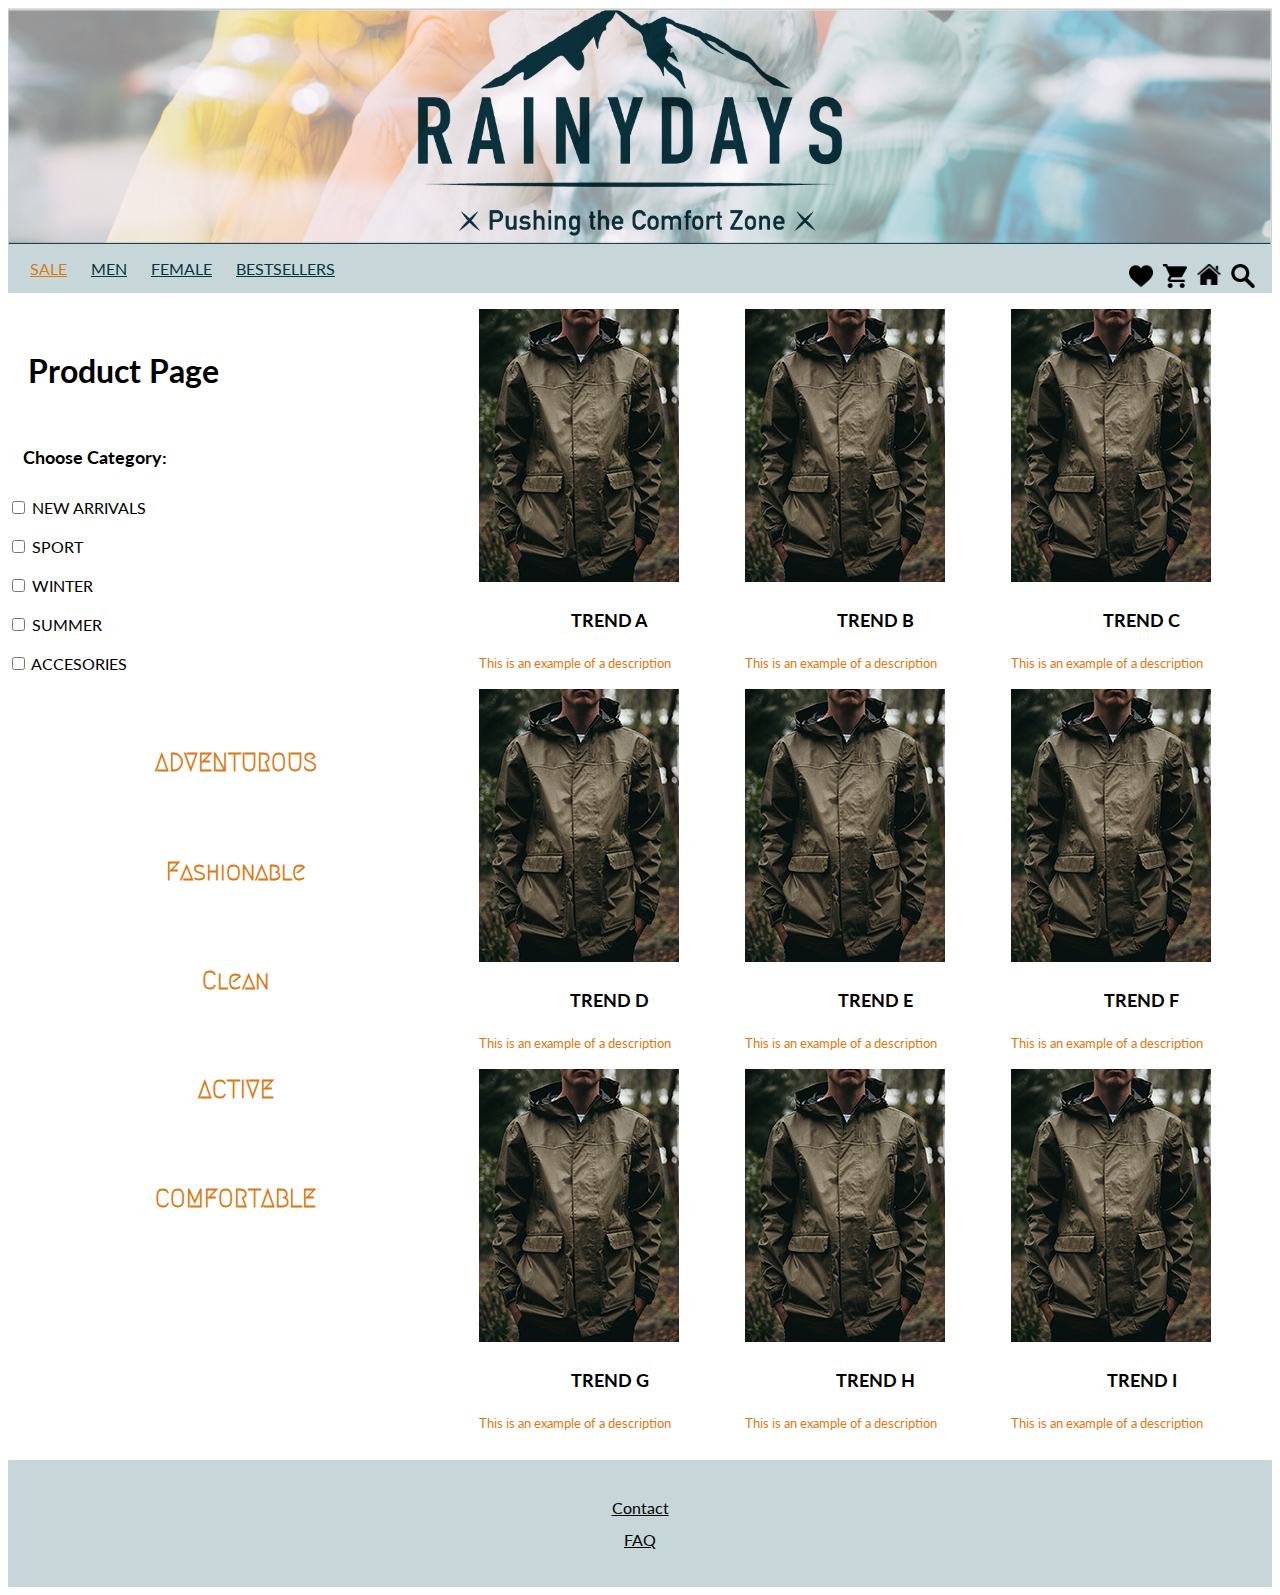
<file: bestsellers.html>
<!DOCTYPE html>
<html lang="en">
<head>
    <title>Rainydays productpage</title>
    <meta name="product-page" content="Rainy Days bestselling jackets">
    <meta charset="UTF-8">
    <meta http-equiv="X-UA-Compatible" content="IE=edge">
    <meta name="viewport" content="width=device-width, initial-scale=1.0">
    <link rel="preconnect" href="https://fonts.gstatic.com">
    <link href="https://fonts.googleapis.com/css2?family=Lato&display=swap" rel="stylesheet">
    <link rel="preconnect" href="https://fonts.gstatic.com"> 
<link href="https://fonts.googleapis.com/css2?family=Megrim&display=swap" rel="stylesheet">
    <link rel="stylesheet" href="bestseller.css">
</head>
<body>
    <header>
        <img src="images/rainydays_header.png" alt="Logo for rainydays" class="headerimage">
        <nav>
            <ul>
                <li><a href="sale.html" id="Salemenu">SALE</a></li>
                <li><a href="men.html" class="menu">MEN</a></li>
                <li><a href="female.html" class="menu">FEMALE</a></li>
                <li><a href="bestsellers.html" class="menu">BESTSELLERS</a></li>
                <li><a href="index.html"> <img src="images/magnifying-glass.png" alt="search" class="menuicon" /></a></li>
                <li><a href="index.html"> <img src="images/home-page.png" alt="home" class="menuicon" /></a></li>
                <li><a href="checkout.html"> <img src="images/shopping-cart.png" alt="checkout" class="menuicon" /> </a></li>
                <li><a href="detailedproduct.html"> <img src="images/heart.png" alt="myfavorites" class="menuicon" /> </a></li>
                </ul>        
            </nav>
        </header>
            <main>
                <section class="productlist">
                    <div class="products">
                    <a href="detailedproduct.html"> <img src="images/productimage1.jpg" alt="item jacket model" /> </a>
                    <h4>TREND A</h4>
                    <p>This is an example of a description</p>
                </div>
                <div class="products">
                    <a href="detailedproduct.html"> <img src="images/productimage1.jpg" alt="item jacket model" /> </a>
                    <h4>TREND B</h4>
                    <p>This is an example of a description</p>
                </div>
                <div class="products">
                    <a href="detailedproduct.html"> <img src="images/productimage1.jpg" alt="item jacket model" /> </a>
                    <h4>TREND C</h4>
                     <p>This is an example of a description</p>
                </div>
                <div class="products">
                    <a href="detailedproduct.html"> <img src="images/productimage1.jpg" alt="item jacket model" /> </a>
                    <h4>TREND D</h4>
                    <p>This is an example of a description</p>
                </div>
                <div class="products">
                    <a href="detailedproduct.html"> <img src="images/productimage1.jpg" alt="item jacket model" /> </a>
                    <h4>TREND E</h4>
                    <p>This is an example of a description</p>
                </div>
                <div class="products">
                    <a href="detailedproduct.html"> <img src="images/productimage1.jpg" alt="item jacket model" /> </a>
                    <h4>TREND F</h4>
                    <p>This is an example of a description</p>
                </div>
                <div class="products">
                    <a href="detailedproduct.html"> <img src="images/productimage1.jpg" alt="item jacket model" /> </a>
                    <h4>TREND G</h4>
                    <p>This is an example of a description</p>
                </div>
                <div class="products">
                    <a href="detailedproduct.html"> <img src="images/productimage1.jpg" alt="item jacket model" /> </a>
                    <h4>TREND H</h4>
                    <p>This is an example of a description</p>
                </div>
                <div class="products">
                    <a href="detailedproduct.html"> <img src="images/productimage1.jpg" alt="item jacket model" /> </a>
                    <h4>TREND I</h4>
                    <p>This is an example of a description</p>
                </div>
                   </section>
                </main>
                <aside>
            <h1>Product Page</h1>
            <h2>Choose Category:</h2>
            <input type="checkbox"><label for="NEW ARRIVALS"> NEW ARRIVALS</label>
            <input type="checkbox"><label for="SPORT"> SPORT</label>
            <input type="checkbox"><label for="WINTER"> WINTER</label>
            <input type="checkbox"><label for="SUMMER"> SUMMER</label>
            <input type="checkbox"><label for="ACCESORIES"> ACCESORIES</label>
            <h3>ADVENTUROUS</h3>
            <h3>Fashionable</h3>
            <h3>Clean</h3>
            <h3>ACTIVE</h3>
            <h3>COMFORTABLE</h3>
        </aside>
        <footer class="footer">
                <p><a href="contact.html" class="link">Contact</a></p>
                <p><a href="contact.html" class="link">FAQ</a></p>
        </footer>
    </body>
    </html>
</file>
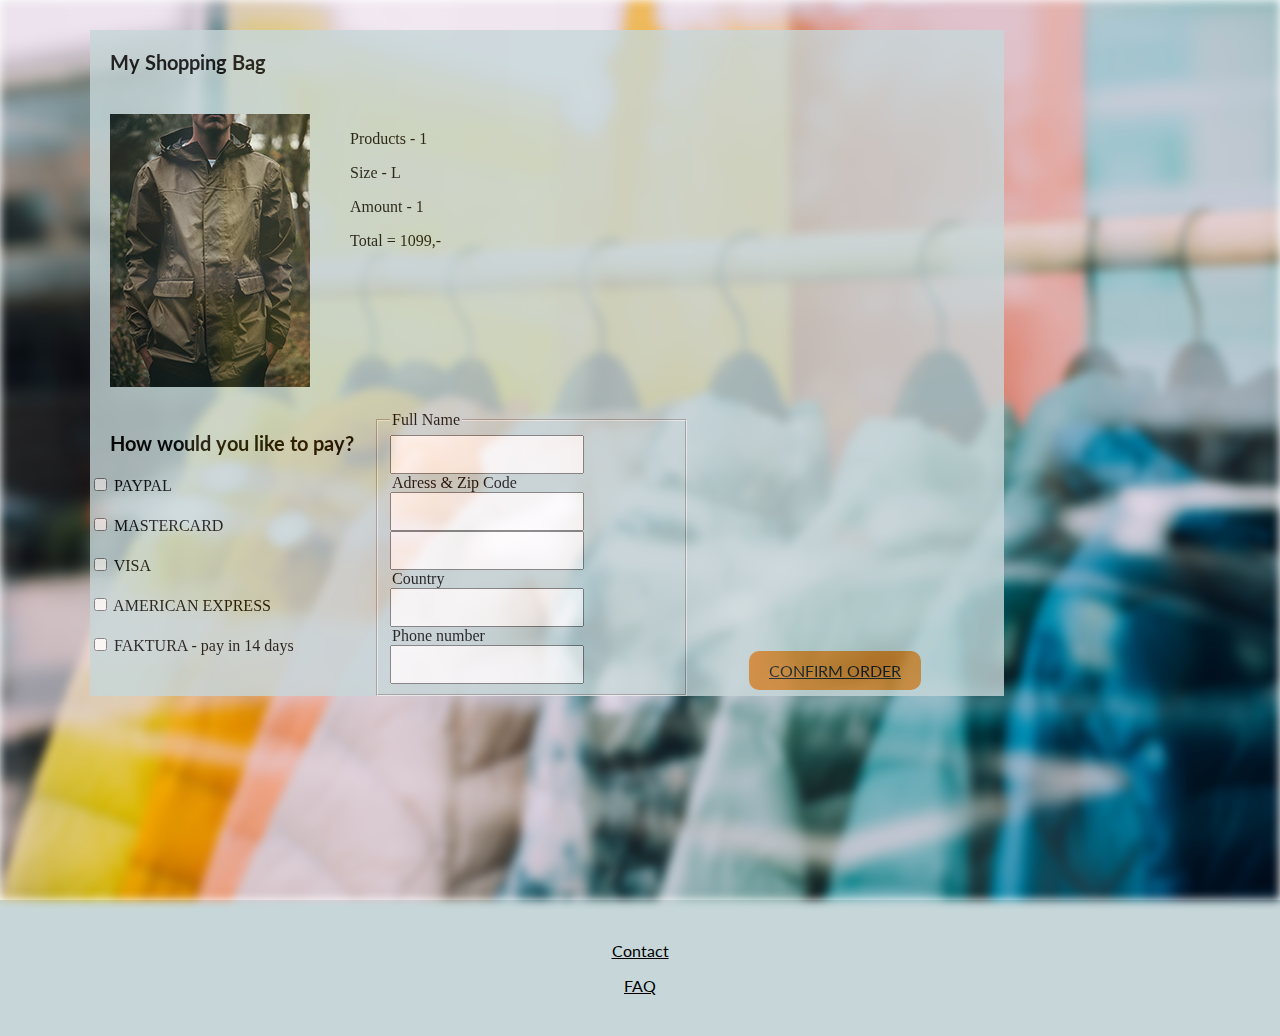
<file: checkout.html>
<!DOCTYPE html>
<html lang="en">
<head>
    <meta charset="UTF-8">
    <meta http-equiv="X-UA-Compatible" content="IE=edge">
    <meta name="viewport" content="width=, initial-scale=1.0">
    <title>Checkout page</title>
    <meta name="checkout page" content="checkout for buying jacket">
    <link rel="preconnect" href="https://fonts.gstatic.com">
    <link href="https://fonts.googleapis.com/css2?family=Lato&display=swap" rel="stylesheet">
    <link rel="preconnect" href="https://fonts.gstatic.com"> 
<link href="https://fonts.googleapis.com/css2?family=Megrim&display=swap" rel="stylesheet">
    <link rel="stylesheet" href="checkout.css">
</head>
<body>
    <div class="bgimage"></div>
    <main>
        <h1>My Shopping Bag</h1>
        <section class="container">
            <div>
                <img src="images/productimage1.jpg" alt="chosen product image" />
            </div>
            <div class="p">
                <p>Products - 1</p>
                <p>Size - L</p>
                <p>Amount - 1</p>
                <p>Total = 1099,-</p>
            </div>
        </section>
        <section class="container">
            <div>
            <h1>How would you like to pay?</h1>
            <input type="checkbox"><label for="paypal"> PAYPAL</label>
            <input type="checkbox"><label for="mastercard"> MASTERCARD</label>
            <input type="checkbox"><label for="visa"> VISA</label>
            <input type="checkbox"><label for="amercian express"> AMERICAN EXPRESS</label>
            <input type="checkbox"><label for="faktura"> FAKTURA - pay in 14 days</label>
            </div>            
            <section class="container2">
            <div>
                <fieldset>
                    <legend>Full Name</legend>
                    <input type="text" name="fullname">
                    <legend>Adress & Zip Code</legend>
                    <input type="text" name="adress">
                    <input type="text" name="zipcode">
                    <legend>Country</legend>
                    <input type="text" name="country">
                    <legend>Phone number</legend>
                    <input type="text" name="phonenumber">
                 </fieldset>
                </div>
                <div>
                    <a href="index.html" class="cta">CONFIRM ORDER</a>
                </div>
            </section>
        </main>
        <footer> 
            <p><a href="contact.html" class="link">Contact</a></p>
            <p><a href="contact.html" class="link">FAQ</a></p>
        </footer>
    </body>
    </html>
</file>
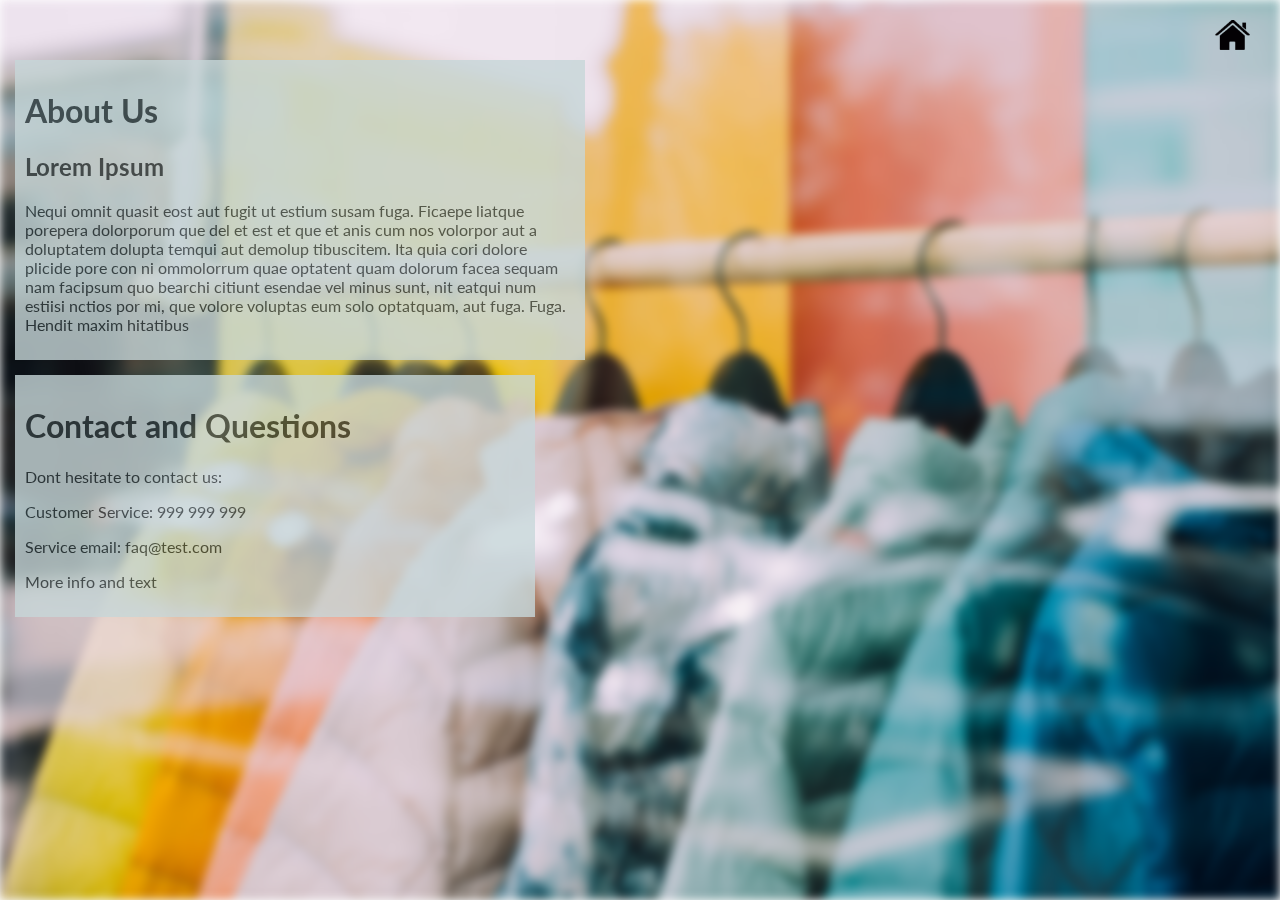
<file: contact.html>
<!DOCTYPE html>
<html lang="en">
<head>
    <meta charset="UTF-8">
    <meta http-equiv="X-UA-Compatible" content="IE=edge">
    <meta name="viewport" content="width=, initial-scale=1.0">
    <title>About Us and Contact</title>
    <meta name="Contact page" content="Rainy Days webpage for contact">
    <link rel="preconnect" href="https://fonts.gstatic.com">
    <link href="https://fonts.googleapis.com/css2?family=Lato&display=swap" rel="stylesheet">
    <link rel="preconnect" href="https://fonts.gstatic.com"> 
<link href="https://fonts.googleapis.com/css2?family=Megrim&display=swap" rel="stylesheet">
    <link rel="stylesheet" href="contact.css">
</head>
<body>
    <div class="bgimage"></div>
    <main>
        <div><a href="index.html"> <img src="images/home-page.png" alt="home" class="menuicon" /></a></div>
    <section class="text">
        <h1>About Us</h1>
        <h2>Lorem Ipsum</h2>
        <p>Nequi omnit quasit eost aut fugit ut estium susam fuga. Ficaepe liatque porepera dolorporum que del et est et que et anis cum nos volorpor aut a doluptatem dolupta temqui aut demolup tibuscitem. Ita quia cori dolore plicide pore con ni ommolorrum quae optatent quam dolorum facea sequam nam facipsum quo bearchi citiunt esendae vel minus sunt, nit eatqui num estiisi nctios por mi, que volore voluptas eum solo optatquam, aut fuga. Fuga. Hendit maxim hitatibus</p>
    </section>
    <section class="text2">
        <h1>Contact and Questions</h1>
        <p>Dont hesitate to contact us:</p>
        <p>Customer Service: 999 999 999</p>
        <p>Service email: faq@test.com</p>
        <p>More info and text</p>
    </section>
</main>
</body>
</html>
</file>
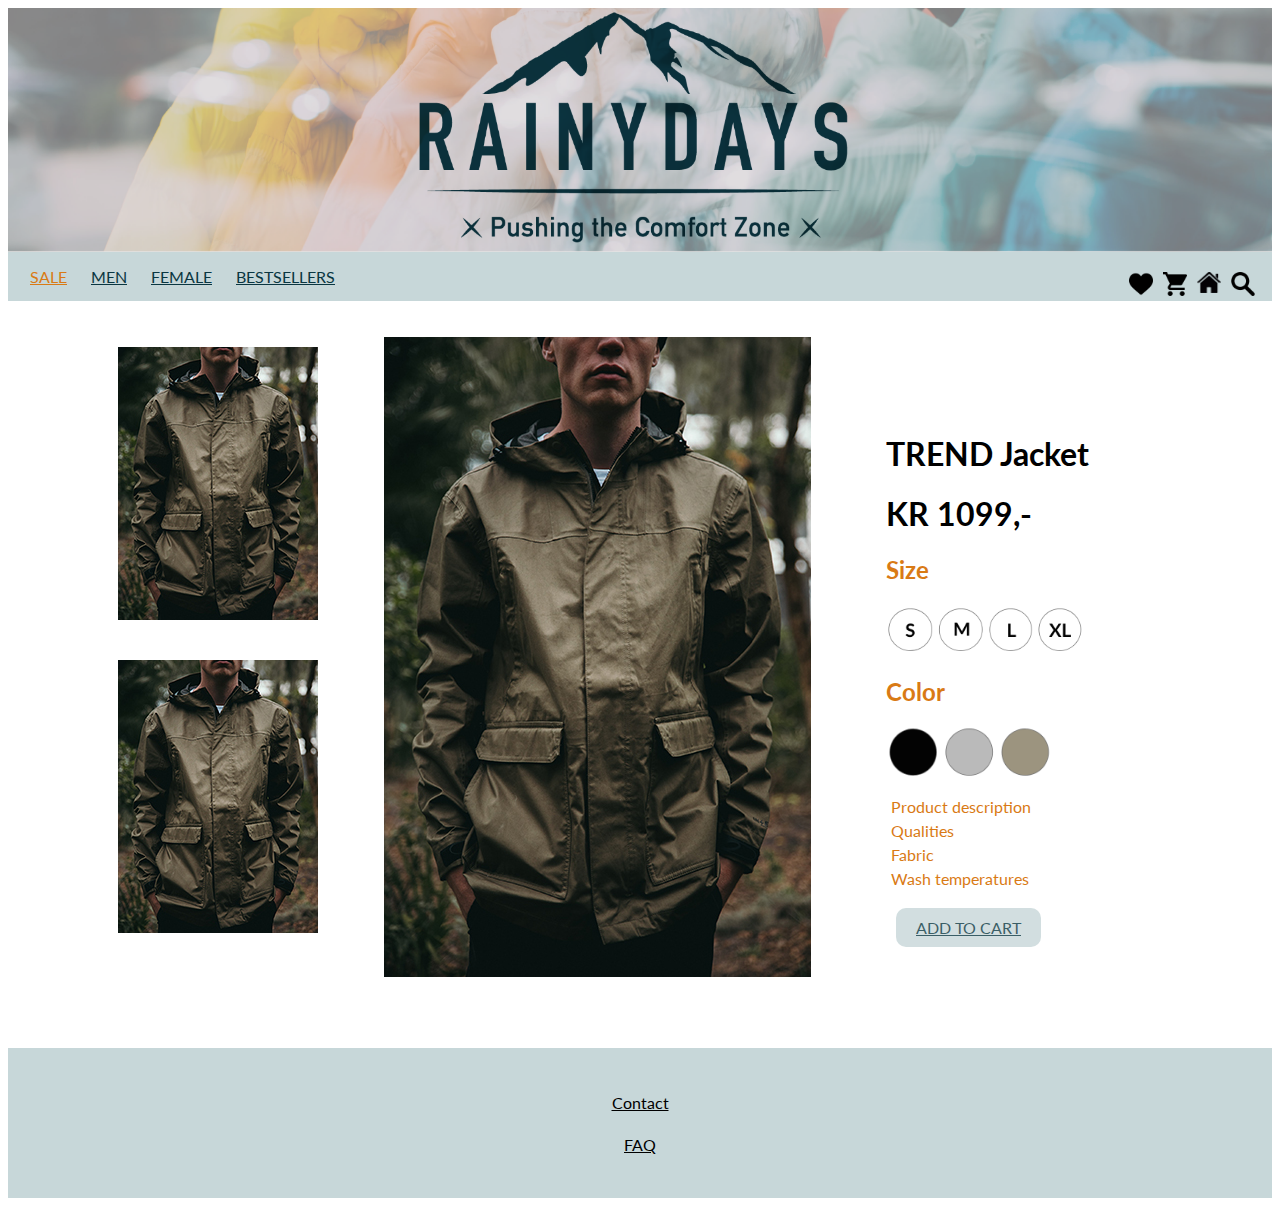
<file: detailedproduct.html>
<!DOCTYPE html>
<html lang="en">
<head>
    <meta charset="UTF-8">
    <meta http-equiv="X-UA-Compatible" content="IE=edge">
    <meta name="viewport" content="width=device-width, initial-scale=1.0">
    <title>jacket product detail</title>
    <meta name="product page for mens jackets" content="Rainy Days detailed products of jacket">
    <link rel="preconnect" href="https://fonts.gstatic.com">
    <link href="https://fonts.googleapis.com/css2?family=Lato&display=swap" rel="stylesheet">
    <link rel="preconnect" href="https://fonts.gstatic.com"> 
<link href="https://fonts.googleapis.com/css2?family=Megrim&display=swap" rel="stylesheet">
    <link rel="stylesheet" href="detailedproduct.css">
</head>
<body>
    <header>
        <img src="images/Header_logo_rainydays.png" alt="Logo for rainydays" class="headerimage" />
    <nav>
        <ul>
            <li><a href="sale.html" id="Salemenu">SALE</a></li>
            <li><a href="men.html" class="menu">MEN</a></li>
            <li><a href="female.html" class="menu">FEMALE</a></li>
            <li><a href="bestsellers.html" class="menu">BESTSELLERS</a></li>
            <li><a href="index.html"> <img src="images/magnifying-glass.png" alt="search" class="menuicon" /></a></li>
            <li><a href="index.html"> <img src="images/home-page.png" alt="home" class="menuicon" /></a></li>
            <li><a href="checkout.html"> <img src="images/shopping-cart.png" alt="checkout" class="menuicon" /></a></li>
            <li><a href="detailedproduct.html"> <img src="images/heart.png" alt="myfavorites" class="menuicon" /></a></li>
            </ul>      
        </nav>
    </header>
    <main>
        <section class="container">
            <div>
            <img src="images/productimage.jpg" alt="big model of jacket" />
            </div>
            <div class="sidetext">
                <h1>TREND Jacket</h1>
                <h1>KR 1099,-</h1>
                <h2>Size</h2>
                <img src="images/sizes.png" alt="sizes SMLXL" class="sizes" />
                <h2>Color</h2>
                <img src="images/colorpalette.png" alt="colourpalette" class="color" />
                <div class="text">
                    <p>Product description</p>
                    <p>Qualities</p>
                    <p>Fabric</p>
                    <p>Wash temperatures</p>
                </div>
                <div class="addto">
                    <a href="checkout.html" class="cta" >ADD TO CART</a>
                </div>   
            </div>
        </section>
</main>
<aside>
    <div>
        <img src="images/productimage1.jpg" alt="model in jacket" />
        <img src="images/productimage1.jpg" alt="model in jacket 2" />
    </div>
</aside>
<footer class="footer">
        <p><a href="contact.html" class="link">Contact</a></p>
        <p><a href="contact.html" class="link">FAQ</a></p>
</footer>
</body>
</html>
</file>
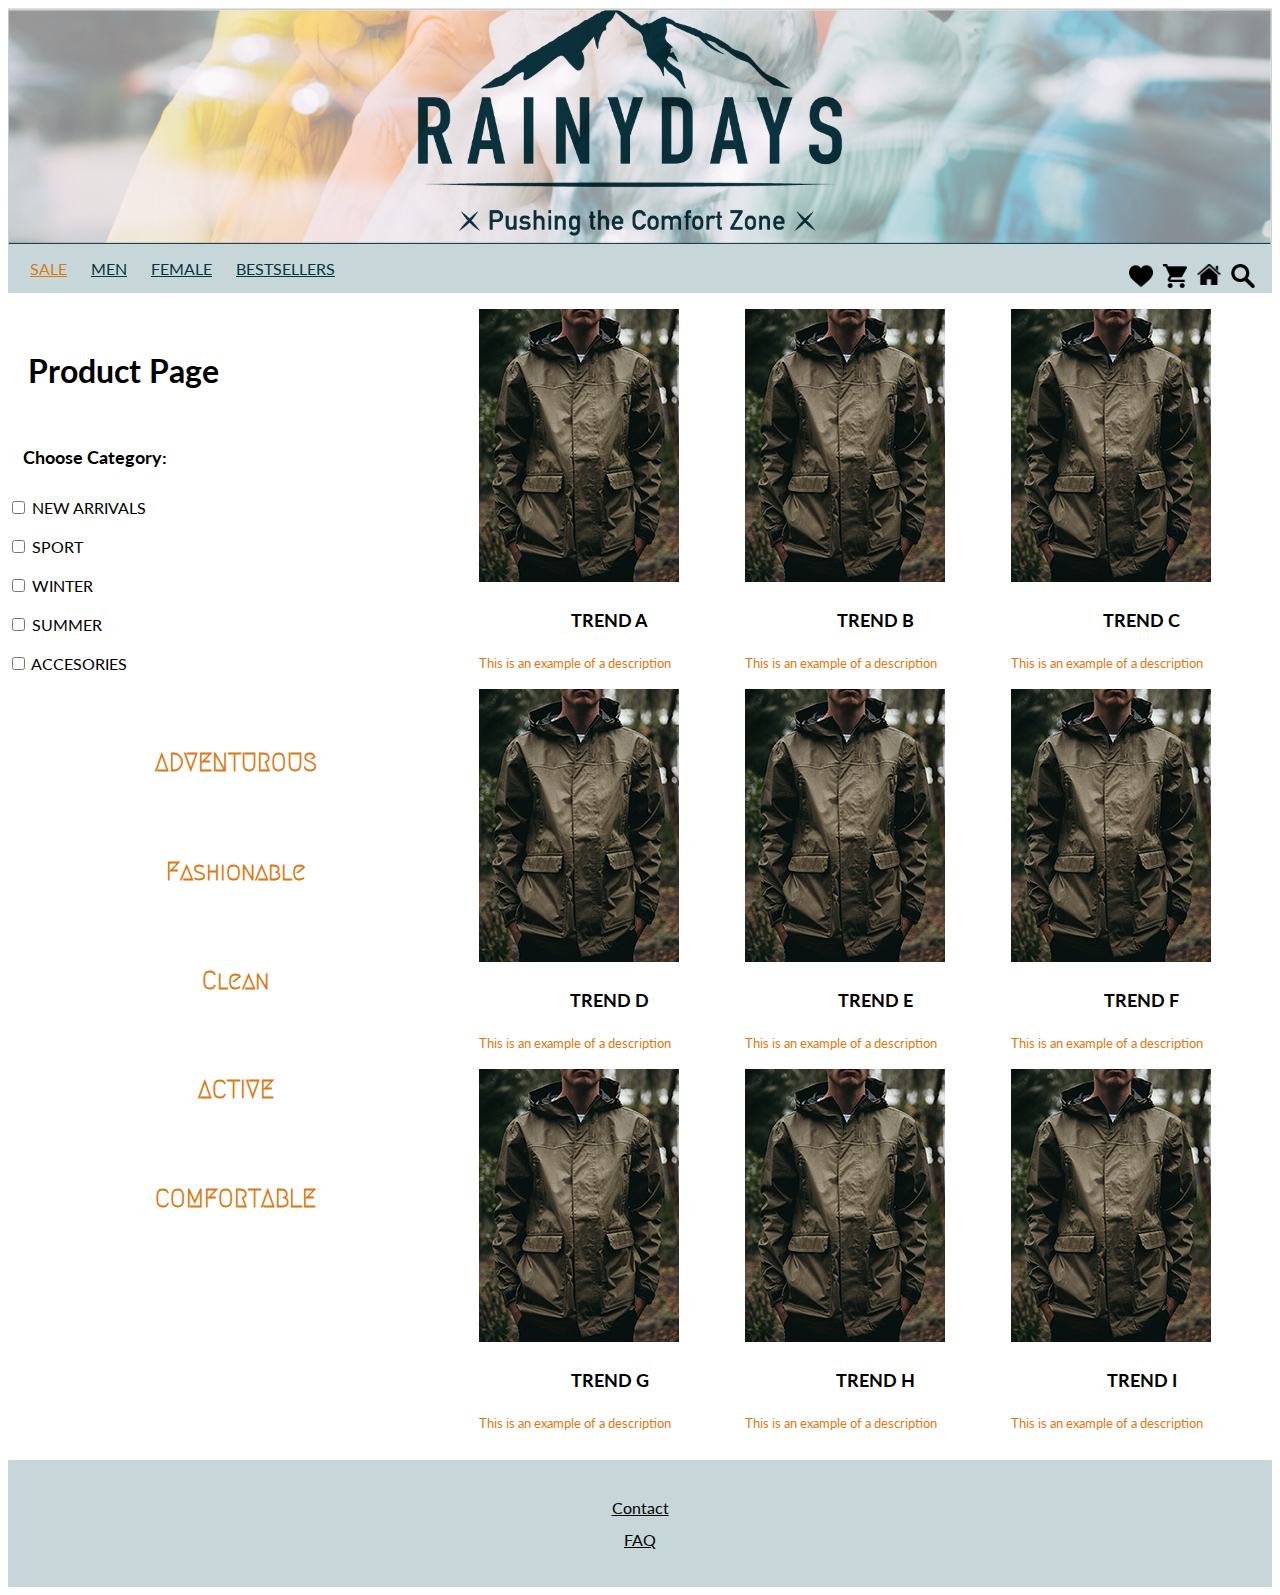
<file: female.html>
<!DOCTYPE html>
<html lang="en">
<head>
    <title>Product female</title>
    <meta name="product page for womens jackets" content="Rainy Days webpage for selling their products">
    <meta charset="UTF-8">
    <meta http-equiv="X-UA-Compatible" content="IE=edge">
    <meta name="viewport" content="width=device-width, initial-scale=1.0">
    <link rel="preconnect" href="https://fonts.gstatic.com">
    <link href="https://fonts.googleapis.com/css2?family=Lato&display=swap" rel="stylesheet">
    <link rel="preconnect" href="https://fonts.gstatic.com"> 
<link href="https://fonts.googleapis.com/css2?family=Megrim&display=swap" rel="stylesheet">
    <link rel="stylesheet" href="bestseller.css">
</head>
<body>
    <header>
        <img src="images/rainydays_header.png" alt="Logo for rainydays" class="headerimage">
        <nav>
            <ul>
                <li><a href="sale.html" id="Salemenu">SALE</a></li>
                <li><a href="men.html" class="menu">MEN</a></li>
                <li><a href="female.html" class="menu">FEMALE</a></li>
                <li><a href="bestsellers.html" class="menu">BESTSELLERS</a></li>
                <li><a href="index.html"> <img src="images/magnifying-glass.png" alt="search" class="menuicon" /></a></li>
                <li><a href="index.html"> <img src="images/home-page.png" alt="home" class="menuicon" /></a></li>
                <li><a href="checkout.html"> <img src="images/shopping-cart.png" alt="checkout" class="menuicon" /> </a></li>
                <li><a href="detailedproduct.html"> <img src="images/heart.png" alt="myfavorites" class="menuicon" /> </a></li>
                </ul>        
            </nav>
        </header>
            <main>
                <section class="productlist">
                    <div class="products">
                    <a href="detailedproduct.html"> <img src="images/productimage1.jpg" alt="item jacket model" /> </a>
                    <h4>TREND A</h4>
                    <p>This is an example of a description</p>
                </div>
                <div class="products">
                    <a href="detailedproduct.html"> <img src="images/productimage1.jpg" alt="item jacket model" /> </a>
                    <h4>TREND B</h4>
                    <p>This is an example of a description</p>
                </div>
                <div class="products">
                    <a href="detailedproduct.html"> <img src="images/productimage1.jpg" alt="item jacket model" /> </a>
                    <h4>TREND C</h4>
                     <p>This is an example of a description</p>
                </div>
                <div class="products">
                    <a href="detailedproduct.html"> <img src="images/productimage1.jpg" alt="item jacket model" /> </a>
                    <h4>TREND D</h4>
                    <p>This is an example of a description</p>
                </div>
                <div class="products">
                    <a href="detailedproduct.html"> <img src="images/productimage1.jpg" alt="item jacket model" /> </a>
                    <h4>TREND E</h4>
                    <p>This is an example of a description</p>
                </div>
                <div class="products">
                    <a href="detailedproduct.html"> <img src="images/productimage1.jpg" alt="item jacket model" /> </a>
                    <h4>TREND F</h4>
                    <p>This is an example of a description</p>
                </div>
                <div class="products">
                    <a href="detailedproduct.html"> <img src="images/productimage1.jpg" alt="item jacket model" /> </a>
                    <h4>TREND G</h4>
                    <p>This is an example of a description</p>
                </div>
                <div class="products">
                    <a href="detailedproduct.html"> <img src="images/productimage1.jpg" alt="item jacket model" /> </a>
                    <h4>TREND H</h4>
                    <p>This is an example of a description</p>
                </div>
                <div class="products">
                    <a href="detailedproduct.html"> <img src="images/productimage1.jpg" alt="item jacket model" /> </a>
                    <h4>TREND I</h4>
                    <p>This is an example of a description</p>
                </div>
                   </section>
                </main>
                <aside>
            <h1>Product Page</h1>
            <h2>Choose Category:</h2>
            <input type="checkbox"><label for="NEW ARRIVALS"> NEW ARRIVALS</label>
            <input type="checkbox"><label for="SPORT"> SPORT</label>
            <input type="checkbox"><label for="WINTER"> WINTER</label>
            <input type="checkbox"><label for="SUMMER"> SUMMER</label>
            <input type="checkbox"><label for="ACCESORIES"> ACCESORIES</label>
            <h3>ADVENTUROUS</h3>
            <h3>Fashionable</h3>
            <h3>Clean</h3>
            <h3>ACTIVE</h3>
            <h3>COMFORTABLE</h3>
        </aside>
        <footer class="footer">
                <p><a href="contact.html" class="link">Contact</a></p>
                <p><a href="contact.html" class="link">FAQ</a></p>
        </footer>
    </body>
    </html>
</file>
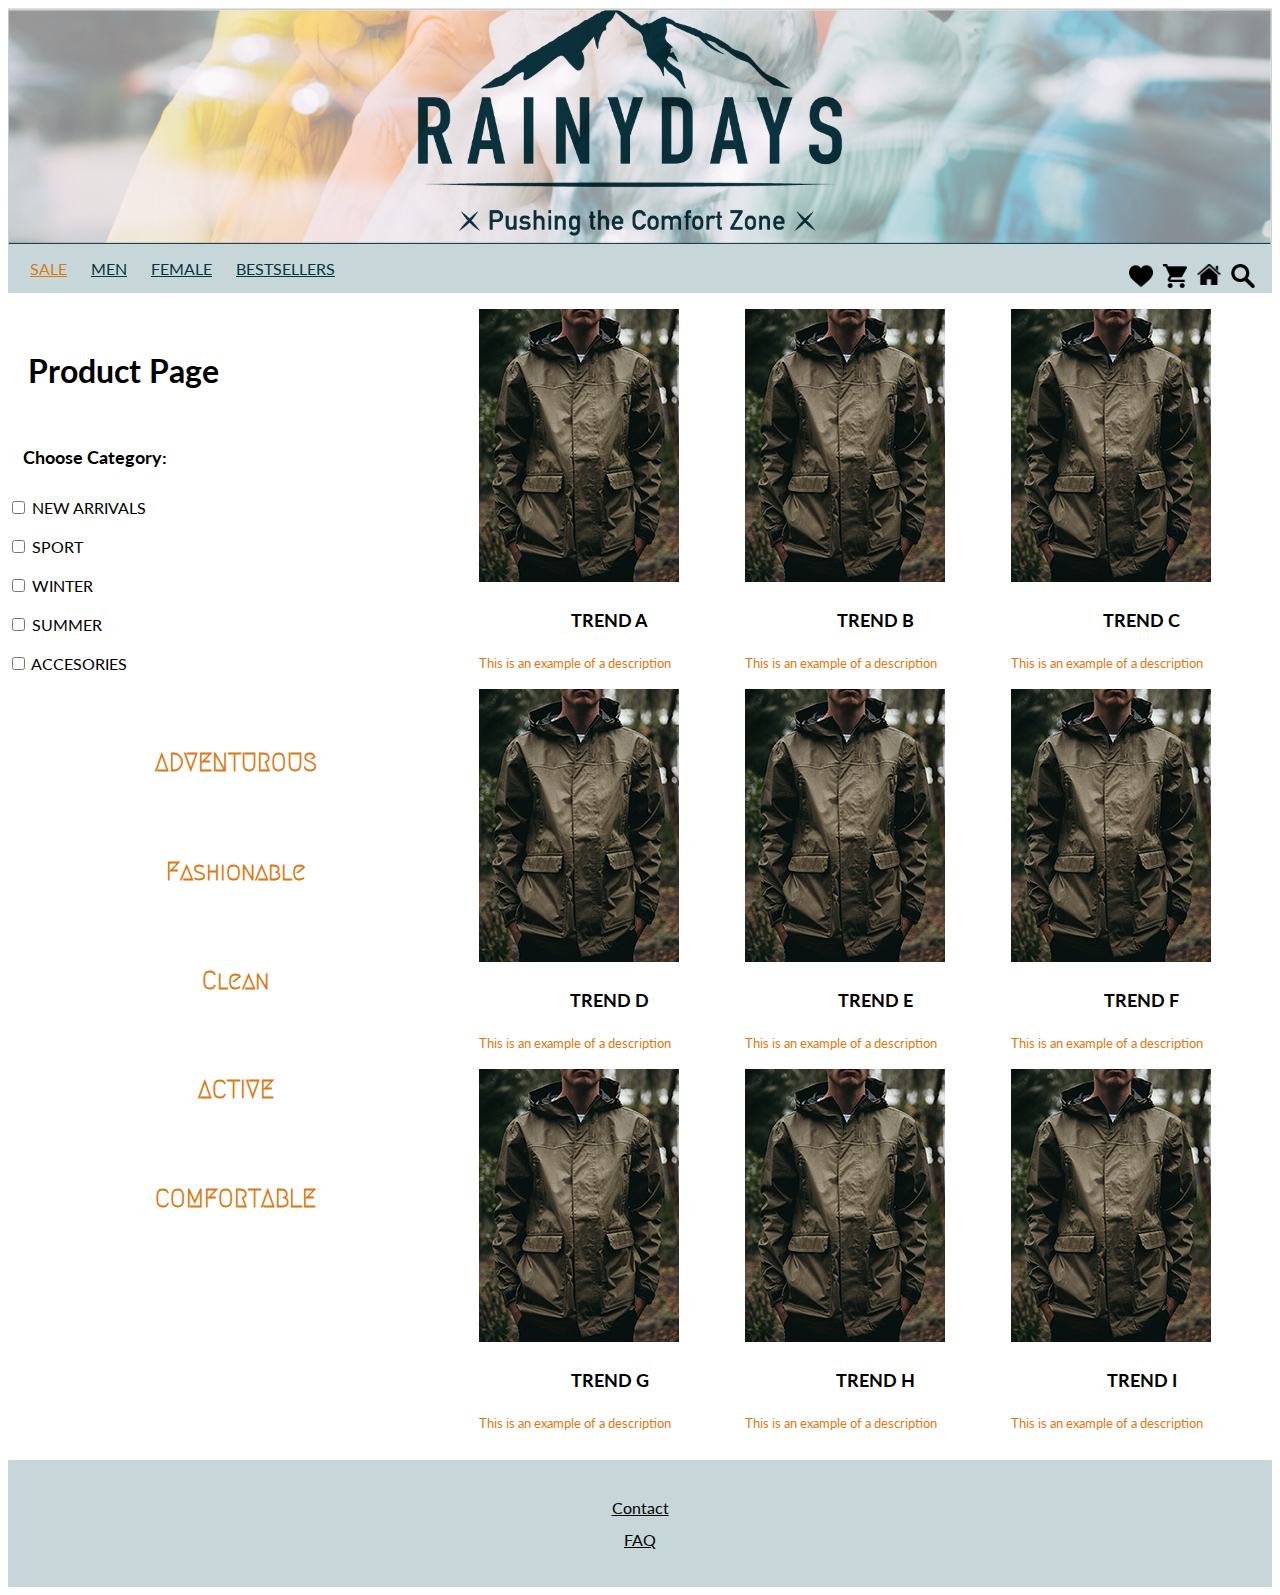
<file: men.html>
<!DOCTYPE html>
<html lang="en">
<head>
    <title>Product male</title>
    <meta name="product page for mens jackets" content="Rainy Days webpage for selling their products">
    <meta charset="UTF-8">
    <meta http-equiv="X-UA-Compatible" content="IE=edge">
    <meta name="viewport" content="width=device-width, initial-scale=1.0">
    <link rel="preconnect" href="https://fonts.gstatic.com">
    <link href="https://fonts.googleapis.com/css2?family=Lato&display=swap" rel="stylesheet">
    <link rel="preconnect" href="https://fonts.gstatic.com"> 
<link href="https://fonts.googleapis.com/css2?family=Megrim&display=swap" rel="stylesheet">
    <link rel="stylesheet" href="bestseller.css">
</head>
<body>
    <header>
        <img src="images/rainydays_header.png" alt="Logo for rainydays" class="headerimage">
        <nav>
            <ul>
                <li><a href="sale.html" id="Salemenu">SALE</a></li>
                <li><a href="men.html" class="menu">MEN</a></li>
                <li><a href="female.html" class="menu">FEMALE</a></li>
                <li><a href="bestsellers.html" class="menu">BESTSELLERS</a></li>
                <li><a href="index.html"> <img src="images/magnifying-glass.png" alt="search" class="menuicon" /></a></li>
                <li><a href="index.html"> <img src="images/home-page.png" alt="home" class="menuicon" /></a></li>
                <li><a href="checkout.html"> <img src="images/shopping-cart.png" alt="checkout" class="menuicon" /> </a></li>
                <li><a href="detailedproduct.html"> <img src="images/heart.png" alt="myfavorites" class="menuicon" /> </a></li>
                </ul>        
            </nav>
        </header>
            <main>
                <section class="productlist">
                    <div class="products">
                    <a href="detailedproduct.html"> <img src="images/productimage1.jpg" alt="item jacket model" /> </a>
                    <h4>TREND A</h4>
                    <p>This is an example of a description</p>
                </div>
                <div class="products">
                    <a href="detailedproduct.html"> <img src="images/productimage1.jpg" alt="item jacket model" /> </a>
                    <h4>TREND B</h4>
                    <p>This is an example of a description</p>
                </div>
                <div class="products">
                    <a href="detailedproduct.html"> <img src="images/productimage1.jpg" alt="item jacket model" /> </a>
                    <h4>TREND C</h4>
                     <p>This is an example of a description</p>
                </div>
                <div class="products">
                    <a href="detailedproduct.html"> <img src="images/productimage1.jpg" alt="item jacket model" /> </a>
                    <h4>TREND D</h4>
                    <p>This is an example of a description</p>
                </div>
                <div class="products">
                    <a href="detailedproduct.html"> <img src="images/productimage1.jpg" alt="item jacket model" /> </a>
                    <h4>TREND E</h4>
                    <p>This is an example of a description</p>
                </div>
                <div class="products">
                    <a href="detailedproduct.html"> <img src="images/productimage1.jpg" alt="item jacket model" /> </a>
                    <h4>TREND F</h4>
                    <p>This is an example of a description</p>
                </div>
                <div class="products">
                    <a href="detailedproduct.html"> <img src="images/productimage1.jpg" alt="item jacket model" /> </a>
                    <h4>TREND G</h4>
                    <p>This is an example of a description</p>
                </div>
                <div class="products">
                    <a href="detailedproduct.html"> <img src="images/productimage1.jpg" alt="item jacket model" /> </a>
                    <h4>TREND H</h4>
                    <p>This is an example of a description</p>
                </div>
                <div class="products">
                    <a href="detailedproduct.html"> <img src="images/productimage1.jpg" alt="item jacket model" /> </a>
                    <h4>TREND I</h4>
                    <p>This is an example of a description</p>
                </div>
                   </section>
                </main>
                <aside>
            <h1>Product Page</h1>
            <h2>Choose Category:</h2>
            <input type="checkbox"><label for="NEW ARRIVALS"> NEW ARRIVALS</label>
            <input type="checkbox"><label for="SPORT"> SPORT</label>
            <input type="checkbox"><label for="WINTER"> WINTER</label>
            <input type="checkbox"><label for="SUMMER"> SUMMER</label>
            <input type="checkbox"><label for="ACCESORIES"> ACCESORIES</label>
            <h3>ADVENTUROUS</h3>
            <h3>Fashionable</h3>
            <h3>Clean</h3>
            <h3>ACTIVE</h3>
            <h3>COMFORTABLE</h3>
        </aside>
        <footer class="footer">
                <p><a href="contact.html" class="link">Contact</a></p>
                <p><a href="contact.html" class="link">FAQ</a></p>
        </footer>
    </body>
    </html>
</file>
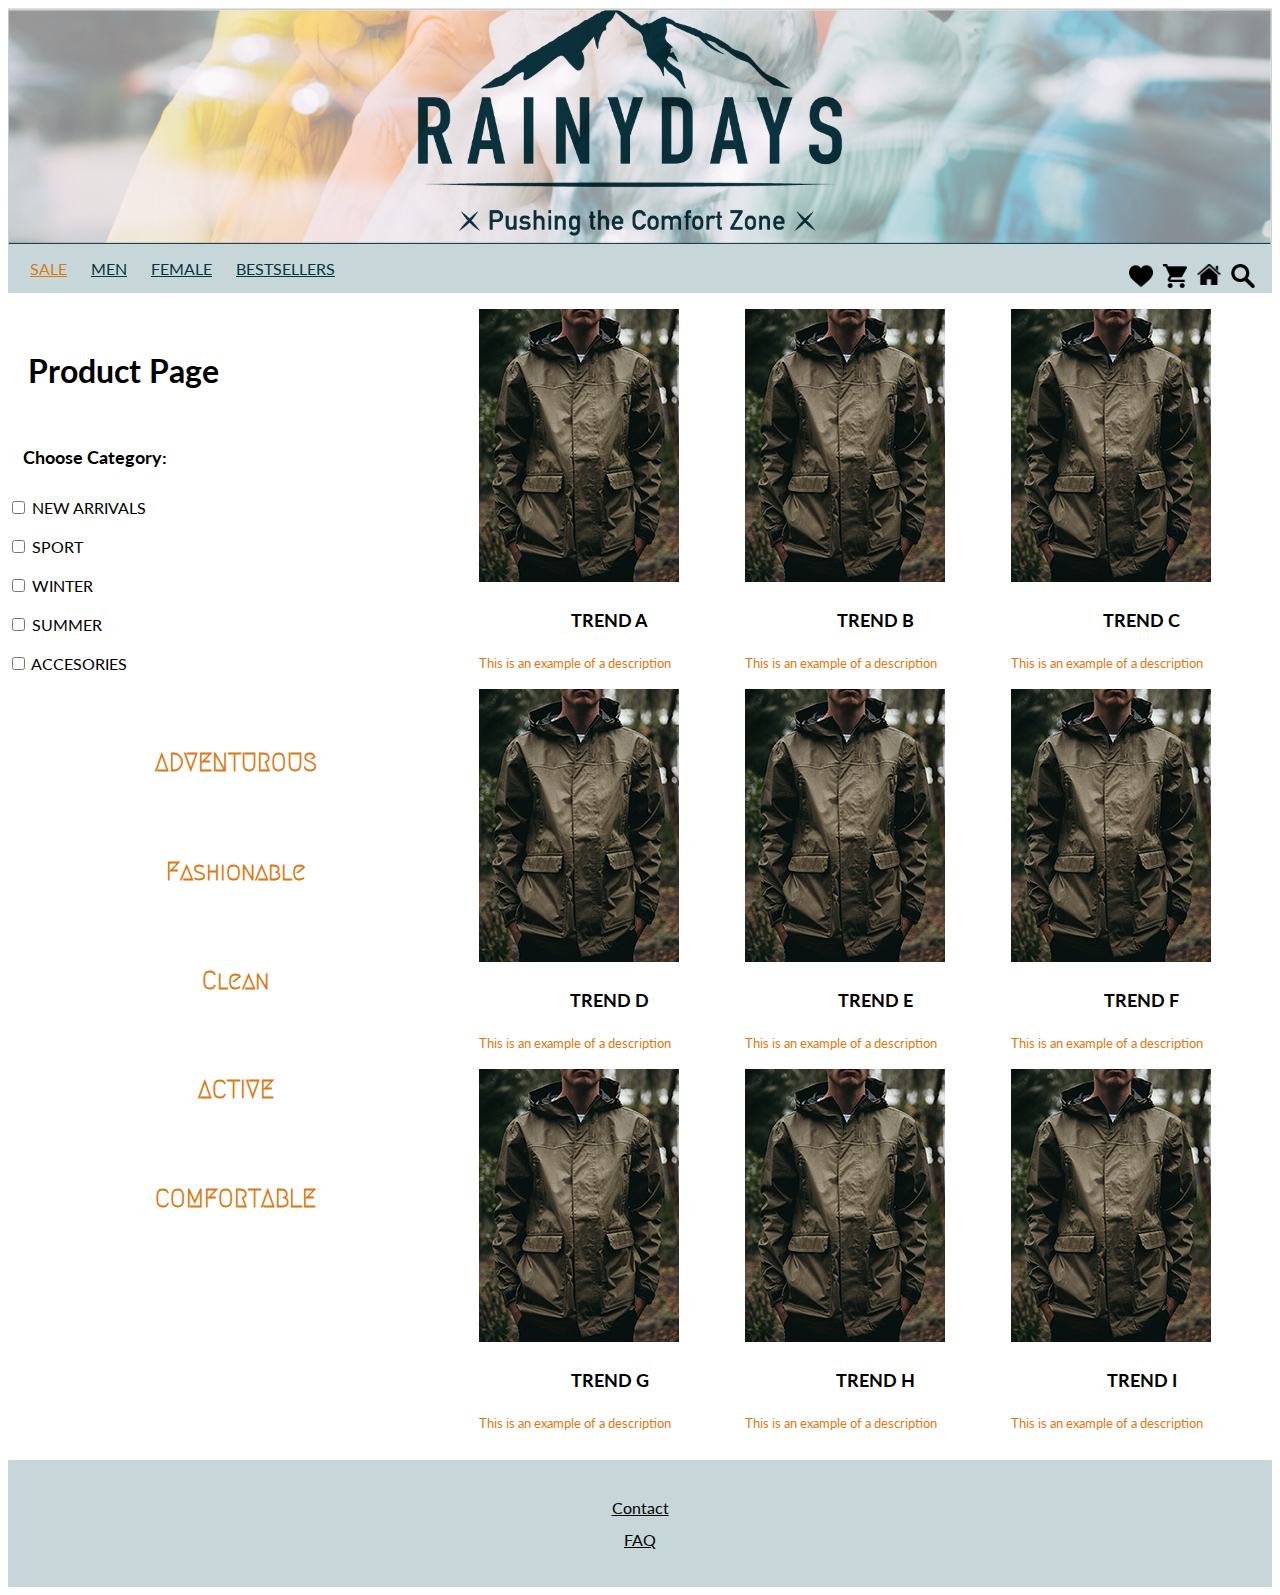
<file: sale.html>
<!DOCTYPE html>
<html lang="en">
<head>
    <title>Product sale</title>
    <meta name="Sale page" content="Rainy Days page for their products on sale">
    <meta charset="UTF-8">
    <meta http-equiv="X-UA-Compatible" content="IE=edge">
    <meta name="viewport" content="width=device-width, initial-scale=1.0">
    <link rel="preconnect" href="https://fonts.gstatic.com">
    <link href="https://fonts.googleapis.com/css2?family=Lato&display=swap" rel="stylesheet">
    <link rel="preconnect" href="https://fonts.gstatic.com"> 
<link href="https://fonts.googleapis.com/css2?family=Megrim&display=swap" rel="stylesheet">
    <link rel="stylesheet" href="bestseller.css">
</head>
<body>
    <header>
        <img src="images/rainydays_header.png" alt="Logo for rainydays" class="headerimage">
        <nav>
            <ul>
                <li><a href="sale.html" id="Salemenu">SALE</a></li>
                <li><a href="men.html" class="menu">MEN</a></li>
                <li><a href="female.html" class="menu">FEMALE</a></li>
                <li><a href="bestsellers.html" class="menu">BESTSELLERS</a></li>
                <li><a href="index.html"> <img src="images/magnifying-glass.png" alt="search" class="menuicon" /></a></li>
                <li><a href="index.html"> <img src="images/home-page.png" alt="home" class="menuicon" /></a></li>
                <li><a href="checkout.html"> <img src="images/shopping-cart.png" alt="checkout" class="menuicon" /> </a></li>
                <li><a href="detailedproduct.html"> <img src="images/heart.png" alt="myfavorites" class="menuicon" /> </a></li>
                </ul>        
            </nav>
        </header>
            <main>
                <section class="productlist">
                    <div class="products">
                    <a href="detailedproduct.html"> <img src="images/productimage1.jpg" alt="item jacket model" /> </a>
                    <h4>TREND A</h4>
                    <p>This is an example of a description</p>
                </div>
                <div class="products">
                    <a href="detailedproduct.html"> <img src="images/productimage1.jpg" alt="item jacket model" /> </a>
                    <h4>TREND B</h4>
                    <p>This is an example of a description</p>
                </div>
                <div class="products">
                    <a href="detailedproduct.html"> <img src="images/productimage1.jpg" alt="item jacket model" /> </a>
                    <h4>TREND C</h4>
                     <p>This is an example of a description</p>
                </div>
                <div class="products">
                    <a href="detailedproduct.html"> <img src="images/productimage1.jpg" alt="item jacket model" /> </a>
                    <h4>TREND D</h4>
                    <p>This is an example of a description</p>
                </div>
                <div class="products">
                    <a href="detailedproduct.html"> <img src="images/productimage1.jpg" alt="item jacket model" /> </a>
                    <h4>TREND E</h4>
                    <p>This is an example of a description</p>
                </div>
                <div class="products">
                    <a href="detailedproduct.html"> <img src="images/productimage1.jpg" alt="item jacket model" /> </a>
                    <h4>TREND F</h4>
                    <p>This is an example of a description</p>
                </div>
                <div class="products">
                    <a href="detailedproduct.html"> <img src="images/productimage1.jpg" alt="item jacket model" /> </a>
                    <h4>TREND G</h4>
                    <p>This is an example of a description</p>
                </div>
                <div class="products">
                    <a href="detailedproduct.html"> <img src="images/productimage1.jpg" alt="item jacket model" /> </a>
                    <h4>TREND H</h4>
                    <p>This is an example of a description</p>
                </div>
                <div class="products">
                    <a href="detailedproduct.html"> <img src="images/productimage1.jpg" alt="item jacket model" /> </a>
                    <h4>TREND I</h4>
                    <p>This is an example of a description</p>
                </div>
                   </section>
                </main>
                <aside>
            <h1>Product Page</h1>
            <h2>Choose Category:</h2>
            <input type="checkbox"><label for="NEW ARRIVALS"> NEW ARRIVALS</label>
            <input type="checkbox"><label for="SPORT"> SPORT</label>
            <input type="checkbox"><label for="WINTER"> WINTER</label>
            <input type="checkbox"><label for="SUMMER"> SUMMER</label>
            <input type="checkbox"><label for="ACCESORIES"> ACCESORIES</label>
            <h3>ADVENTUROUS</h3>
            <h3>Fashionable</h3>
            <h3>Clean</h3>
            <h3>ACTIVE</h3>
            <h3>COMFORTABLE</h3>
        </aside>
        <footer class="footer">
                <p><a href="contact.html" class="link">Contact</a></p>
                <p><a href="contact.html" class="link">FAQ</a></p>
        </footer>
    </body>
    </html>
</file>
<file: bestseller.css>
@font-face {
    font-family: "Lato", Arial, Helvetica, sans-serif;
    src: url(../Rainydays_Design1/Lato/Lato-Bold.ttf);
    src: url(../Rainydays_Design1/Megrim/Megrim-Regular.ttf);
}

/* Header and Footer on Page
 ---------------------*/

 .headerimage {
    max-width: 100%;
}

label::after {
    content: "";
    display: block;
    padding: 10px;
  }

a:hover {
    text-decoration: none;
}

header, footer {
    background: #c7d7d9;
    font-family: "lato", Arial, Helvetica, sans-serif;
}

.link {
    color: black;
    font-size: 16px;
}

.footer {
    text-align: center;
    padding: 25px;
}

.menuicon {
    max-width: 24px;
    padding: 10px;
    float: right;
    display: inline-block;
    margin: -5px;
}

.menu {
    color: #0A3641; 
}

#Salemenu {
    color: #d97a15;
}

ul {
    padding: 15px;
    margin: -3px;
}

li {
display: inline;
}

nav a {
    padding: 10px;
}

/* Body and main on page
 -----------------*/

body {
    font-family: 'Lato', arial, sans-serif;
    display: grid;
    grid-gap: 1em;
    grid-template-rows: 1fr auto;
    grid-template-areas:
    'header header'
    'aside main'
    'footer footer'
    ;
}

main, aside {
    background: white;
}

header{grid-area: header;}
main{grid-area: main;}
aside{grid-area: aside;}
footer{grid-area:footer;}

.productlist {
display: grid;
grid-template-columns: repeat(3, 1fr);
grid-gap: 5px;
}

h1 {
    padding: 20px;
}

h2 {
    font-size: 18px;
    padding: 15px;
}

h3 {
    font-family: 'Megrim', cursive;
    color: #d97a15;
    font-size: 25px;
    padding: 25px;
    text-align: center;
    margin: 30px;
}

h4 {
    font-family: "lato", Arial, Helvetica, sans-serif;
    font-size: 18px;
    text-align: center;
}

aside p {
    font-size: 15px;
    color: black;
    }

p {
    color: #d97a15;
    font-size: 13px;
}

/* Meta style on site 
------------------------*/
/* max-width 768px and smaller (most tablets)
/* min-width: 769px and larger (most pc and landscape tablets) */

@media (min-width: 600px) and (max-width: 900px) {
    .productlist { 
        display: grid;
        grid-template-columns: repeat(3, 1fr);
        grid-gap: 0px;
    }

    img {
        max-width: 120px;
    }

    aside {
        font-size: 15px;
        color: black;
    }

    h1, h2, h3, h4 {
        font-size: 15px;
    }

    p {
        font-size: 9px;
    }
}


@media (max-width: 599px) {
    ul {
        padding: 15px;
        margin: -3px;
    }
    
    nav a {
        padding: 3px;
        font-size: 12px;
    }
    
    .menuicon {
        max-width: 15px;
        padding: 10px;
        float: right;
        display: inline-block;
        margin: -5px;
    }

    .productlist {
        display: grid;
        grid-template-columns: 1fr;
        grid-gap: 5px;
        }

    aside {
        font-size: 10px;
        color: black;
    }

    h1, h2, h3, h4 {
        font-size: 15px;
    }

    p {
        font-size: 9px;
    }
}

@media (max-width: 400px) {
    body {
        font-family: 'Lato', arial, sans-serif;
        display: grid;
        grid-gap: 1em;
        grid-template-rows: 1fr auto;
        grid-template-areas:
        'header header'
        'aside aside'
        'main main'
        'footer footer'
        ;
    }
}
</file>
<file: checkout.css>
@font-face {
    font-family: "Lato", Arial, Helvetica, sans-serif;
    src: url(../Rainydays_Design1/Lato/Lato-Bold.ttf);
    src: url(../Rainydays_Design1/Megrim/Megrim-Regular.ttf);
}

    html, body {
        height: 100%;
        margin: 0%;
    }

    .bgimage {
    background-image: url("images/background_image.jpg");
    filter: blur(7px);
    -webkit-filter: blur(5px);
    height: 100%;
    background-position: center;
    background-repeat: no-repeat;
    background-size: cover;
    }

    a:hover {
        text-decoration: none;
    }
    
    footer {
        padding: 25px;
        text-align: center;
        background: #c7d7d9;
        font-family: "lato", Arial, Helvetica, sans-serif;
    }
    
    .link {
        color: black;
        padding: 10px;
    }

    label::after {
        content: "";
        display: block;
        padding: 10px;
      }

    main {
        background-color: #c7d7d9;
        opacity: 0.8;
        position: absolute;
        margin: 10px;
        margin-left: 50px;
        top: 20px;
        left: 40px;
    }

    img, h1 {
        font-family: "lato", Arial, Helvetica, sans-serif;
        margin: 20px;
        font-size: 20px;
    }

    .container {
        max-width: 1000px;
        margin: 50px, auto;
        display: flex;
    }

    .container2 {
        max-width: 1000px;
        margin: 50, auto;
        display: flex;
    }

    .p {
        padding: 20px;
        display: inline;
    }

    input[type=text] {
        padding: 10px;
        width: 60%;
    }

    .cta {
        font-family: "lato", Arial, Helvetica, sans-serif;
        position: relative;
        bottom: -250px;
        left: 50px;
        background-color: #d97a15;
        color: black;
        opacity: 0.9;
        font-size: 0,8em;
        text-transform: uppercase;
        padding: 10px 20px;
        border-radius: 10px;
        margin: 10px;
        text-align: center;
    }

    .container2 > * {
        flex: 1;
    }

/* Meta style on site 
------------------------*/
/* max-width 768px and smaller (most tablets)
/* min-width: 769px and larger (most pc and landscape tablets) */

@media (max-width: 800px) {

    img, h1 {
        max-width: 100px;
        margin: 15px;
        font-size: 15px;
    }

    .container {
        max-width: 900px;
        margin: 0px;
        display: flex;
        flex-direction: row;
    }

    main {
        position: absolute;
        margin-left: -15px;
        top: 20px;
        left: 30px;
    }

    .cta {
        position: relative;
        bottom: 55px;
        left: -170px;
    }
}

@media (max-width: 670px) {
    img, h1 {
        max-width: 100px;
        margin: 15px;
        font-size: 15px;
    }

    .container {
        max-width: 1500px;
    }

    main {
        position: absolute;
        margin-left: -15px;
        top: 20px;
        left: 30px;
    }

    .cta {
        position: relative;
        top: -500px;
        left: -15px;
    }

    .container2 {
        max-width: 1500px;
        margin: 50, auto;
        display: flex;
        flex-direction: column;
    }
}
</file>
<file: contact.css>
@font-face {
    font-family: "Lato", Arial, Helvetica, sans-serif;
    src: url(../Rainydays_Design1/Lato/Lato-Bold.ttf);
    src: url(../Rainydays_Design1/Megrim/Megrim-Regular.ttf);
}

    html, body {
        height: 100%;
        margin: 0%;
    }

    .bgimage {
    background-image: url("images/background_image.jpg");
    filter: blur(7px);
    -webkit-filter: blur(5px);
    height: 100%;
    background-position: center;
    background-repeat: no-repeat;
    background-size: cover;
    }

    main {
        display: flex;
        flex-direction: column;
    }

    .menuicon {
       max-width: 35px;
       position: absolute;
       top: 20px;
       right: 30px;
    }

    .text {
        position: absolute;
        top: 60px;
        left: 200px;
        margin: 100px;
        padding: 20px;
        max-width: 350px;
        text-align: left;
        background-color: #c7d7d9;
        opacity: 0.8;
    }

    .text2 {
        position: absolute;
        top: 60px;
        right: 250px;
        max-width: 390px;
        background-color: #c7d7d9;
        opacity: 0.8;
        margin: 100px;
        padding: 30px;
        text-align: left;
    }

    h1, h2, p {
        font-family: "Lato", Arial, Helvetica, sans-serif;
        color: #313d40;
    }

    /* Meta style on site 
------------------------*/
/* max-width 768px and smaller (most tablets)
/* min-width: 769px and larger (most pc and landscape tablets) */

@media (max-width: 1360px) {
    .text {
        position: absolute;
        top: 50px;
        left: 5px;
        margin: 10px;
        padding: 10px;
        max-width: 550px;
        text-align: left;
        background-color: #c7d7d9;
        opacity: 0.8;
    }

    .text2 {
        position: absolute;
        top: 370px;
        left: 10px;
        max-width: 500px;
        background-color: #c7d7d9;
        opacity: 0.8;
        margin: 5px;
        padding: 10px;
        text-align: left;
    }
}
</file>
<file: detailedproduct.css>
@font-face {
    font-family: "Lato", Arial, Helvetica, sans-serif;
    src: url(../Rainydays_Design1/Lato/Lato-Bold.ttf);
    src: url(../Rainydays_Design1/Megrim/Megrim-Regular.ttf);
}

/* Header and Footer on Page
 ---------------------*/

 .headerimage {
    max-width: 100%;
}

a:hover {
    text-decoration: none;
}

header, footer {
    background: #c7d7d9;
    font-family: "lato", Arial, Helvetica, sans-serif;
}

.footer p {
    color: black;
    text-align: center;
    font-size: 16px;
    background: #c7d7d9;
    height: 2vh;
    padding: 4px;
}

.menuicon {
    max-width: 24px;
    padding: 10px;
    float: right;
    display: inline-block;
    margin: -5px;
}

.menu {
    color: #0A3641; 
}

#Salemenu {
    color: #d97a15;
}

ul {
    padding: 15px;
    margin: -3px;
}

li {
display: inline;
}

nav a {
    padding: 10px;
}

/* Body and main on page
 -----------------*/

body {
    font-family: 'Lato', arial, sans-serif;
    display: grid;
    grid-gap: 1em;
    grid-template-columns: auto 1fr;
    grid-template-areas:
    'header header'
    'aside main'
    'footer footer'
    ;
}

header{grid-area: header;}
main{grid-area: main;}
aside{grid-area: aside;}
footer{grid-area:footer;}

.container {
display: flex;
margin: 20px;
}

.link {
    color: black;
}

.footer {
    text-align: center;
    padding: 25px;
}

.text p {
    color: #d97a15;
    margin: 5px;
}

h2 {
    color: #d97a15;
}

.color {
max-width: 170px;
margin-bottom: 10px;
}

.sizes {
    max-width: 200px;
}

.sidetext {
    margin: 50px;
    padding: 25px;
}

.cta {
    background-color: #c7d7d9;
    color: #0a3641;
    opacity: 0.8;
    font-size: 0,8em;
    padding: 10px 20px;
    border-radius: 10px;
    margin: 10px;
    text-align: center;
    }

.addto {
    padding-top: 25px;
    }

aside img {
    display: flex;
    flex-direction: column;
    margin: 20px;
    margin-left: 100px;
    padding: 10px;
}

/* Meta style on site 
------------------------*/
/* max-width 768px and smaller (most tablets)
/* min-width: 769px and larger (most pc and landscape tablets) */

@media (max-width: 1200px) {
    img {
        max-width: 300px;
    }
    
    h1, h2 {
        font-size: 15px;
    }
    p {
        font-size: 10px;
    }
}

@media (max-width: 1049px) {
    .color {
        max-width: 100px;
        margin-bottom: 10px;
    }
        
    .sizes {
        max-width: 100px;
    }

    body {
        font-family: 'Lato', arial, sans-serif;
        display: grid;
        grid-gap: 1em;
        grid-template-columns: auto 1fr;
        grid-template-areas:
        'header header'
        'main main'
        'aside aide'
        'footer footer'
        ;
    }

    aside img {
        display: inline;
        margin: 10px;
        margin-left: 50px;
        padding: 10px;
    }
}

@media (max-width: 660px) {
    ul {
        padding: 15px;
        margin: -3px;
    }
        
    nav a {
        padding: 3px;
        font-size: 12px;
    }
        
    .menuicon {
        max-width: 15px;
        padding: 10px;
        float: right;
        display: inline-block;
        margin: -5px;
    }

    img {
        max-width: 140px;
    }

    aside img {
        display: inline;
        max-width: 110px;
        margin: 10px;
        padding: 5px;
    }

    .cta {
        background-color: #c7d7d9;
        color: #0a3641;
        opacity: 0.8;
        font-size: 0,8em;
        padding: 10px 20px;
        border-radius: 10px;
        margin: -150px;
        text-align: center;
        }
    
    .addto {
        padding-top: 20px;
        }

        .sidetext {
            margin: 1px;
            padding: 20px;
            margin-top: -35px;
        }
}
</file>
